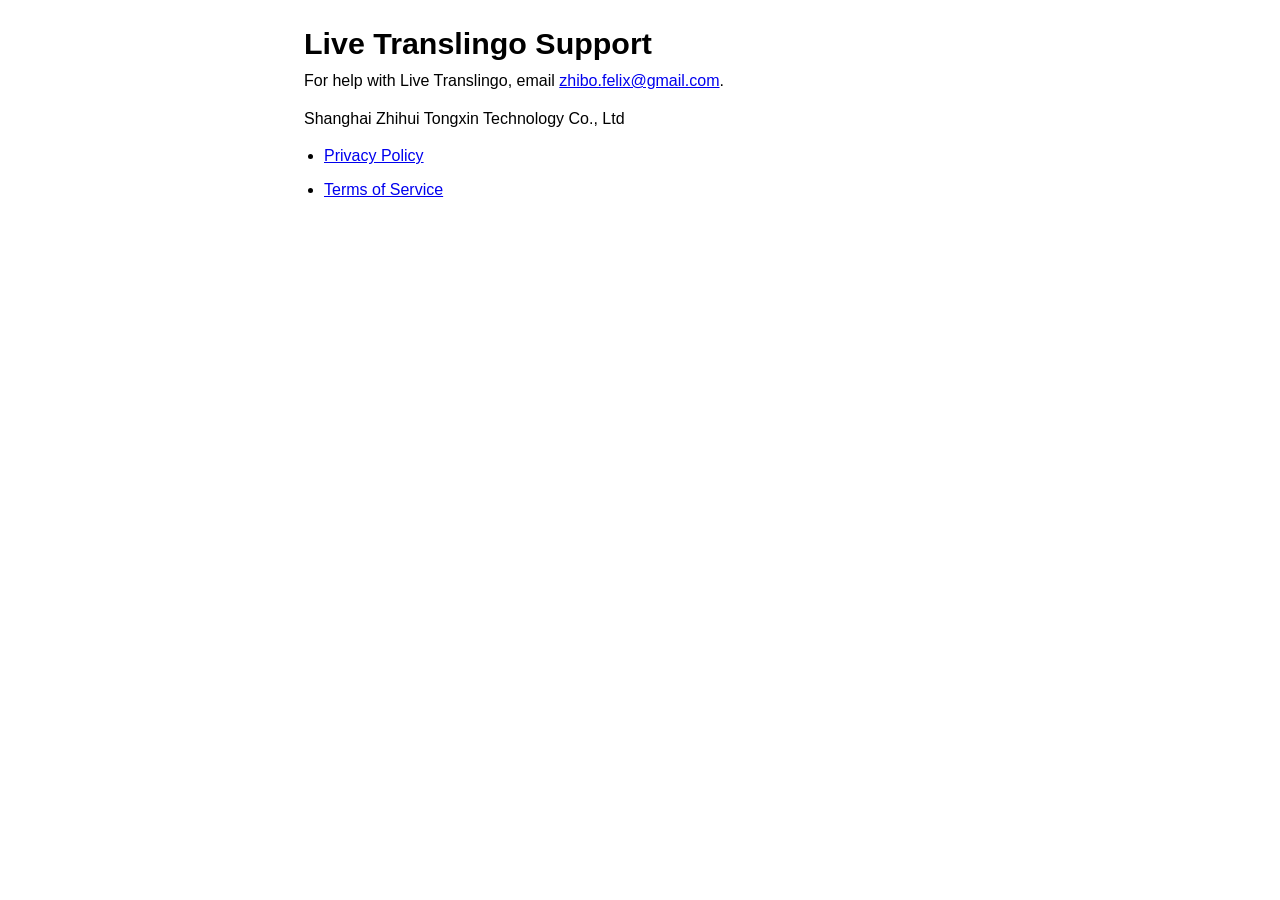
<file: index.html>
<!doctype html>
<html lang="en">
<head>
  <meta charset="utf-8">
  <meta name="viewport" content="width=device-width, initial-scale=1">
  <title>Live Translingo Support</title>
  <link rel="stylesheet" href="legal.css">
</head>
<body>
<main>
  <h1>Live Translingo Support</h1>
  <p>For help with Live Translingo, email <a href="mailto:zhibo.felix@gmail.com">zhibo.felix@gmail.com</a>.</p>
  <p>Shanghai Zhihui Tongxin Technology Co., Ltd</p>

  <nav aria-label="Legal information">
    <ul>
      <li><a href="privacy-policy.html">Privacy Policy</a></li>
      <li><a href="terms-of-service.html">Terms of Service</a></li>
    </ul>
  </nav>
</main>
</body>
</html>
</file>
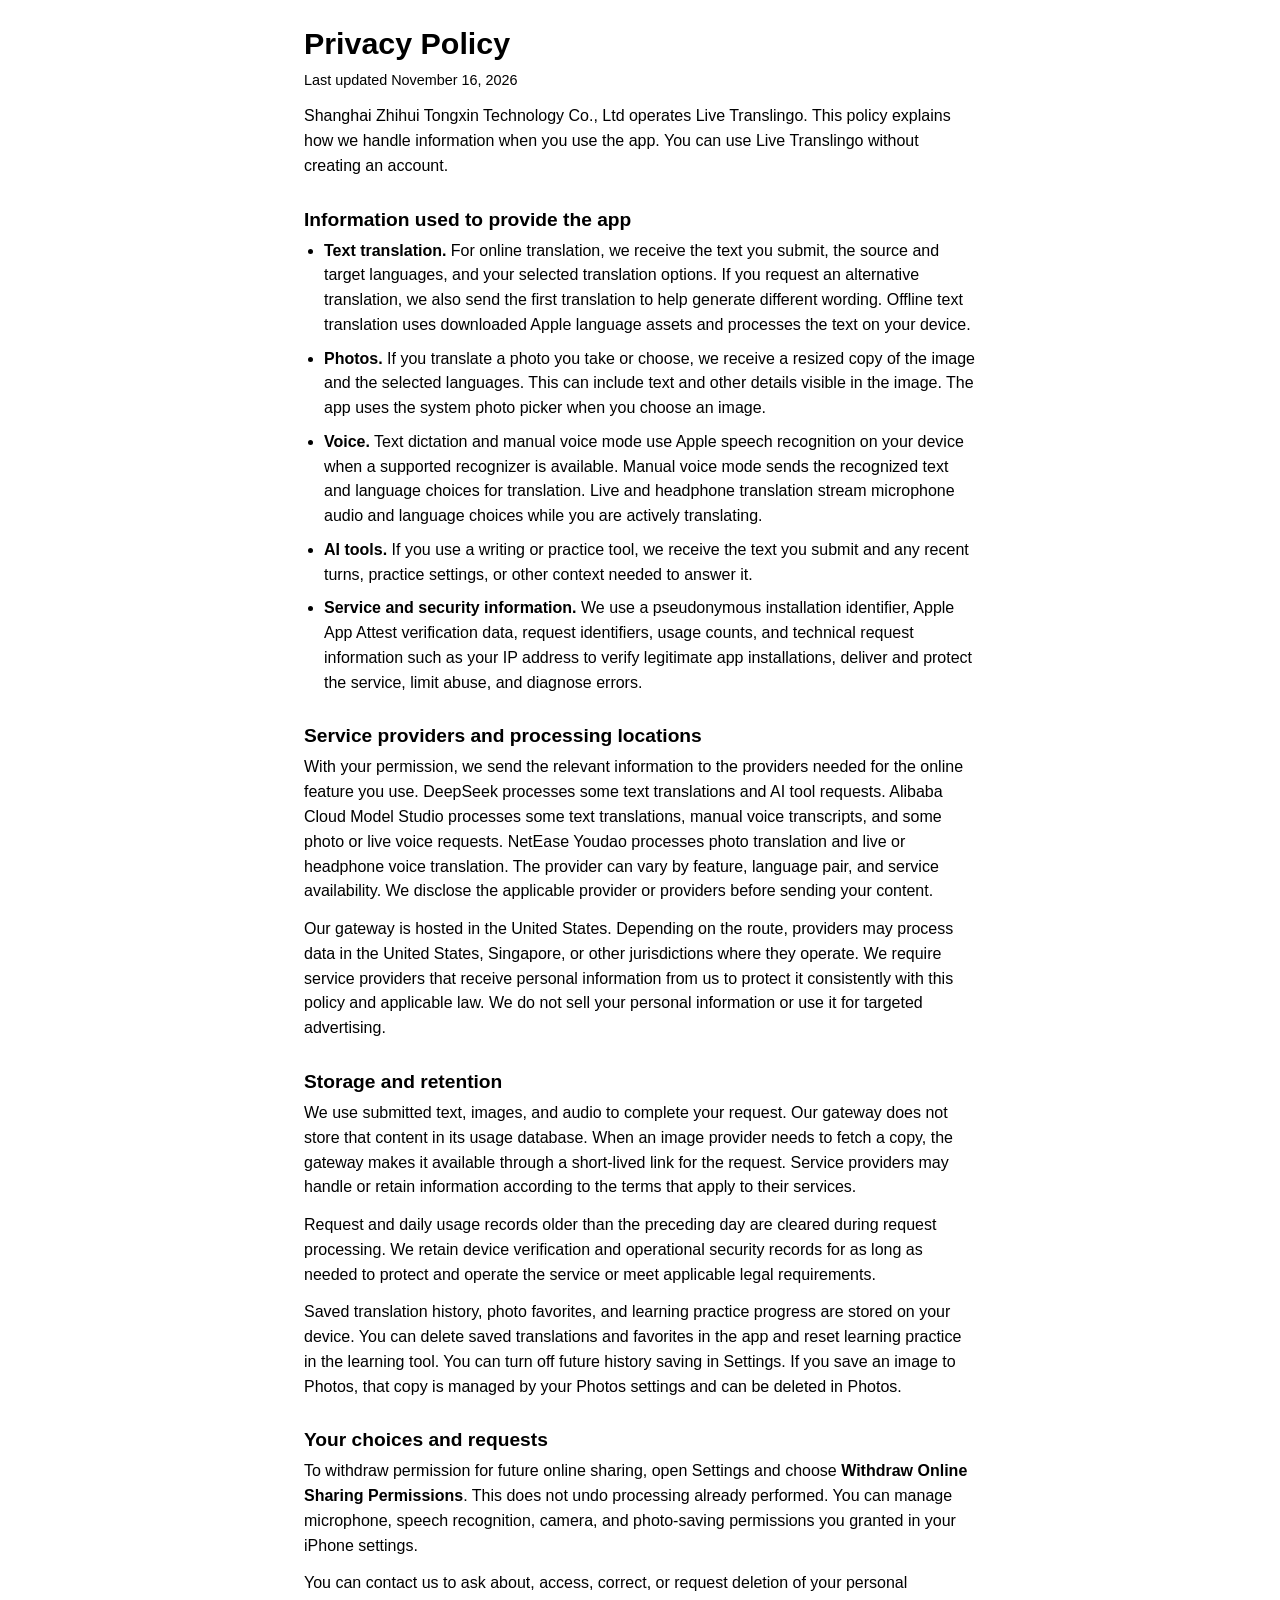
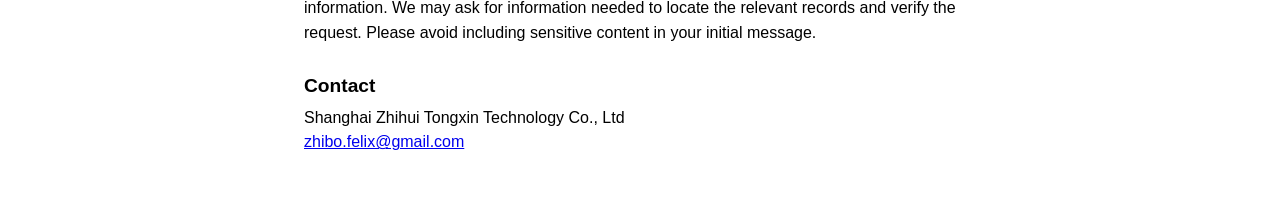
<file: privacy-policy.html>
<!doctype html>
<html lang="en">
<head>
  <meta charset="utf-8">
  <meta name="viewport" content="width=device-width, initial-scale=1">
  <title>Live Translingo Privacy Policy</title>
  <link rel="stylesheet" href="legal.css">
</head>
<body>
<main>
  <h1>Privacy Policy</h1>
  <p class="updated">Last updated November 16, 2026</p>
  <p>Shanghai Zhihui Tongxin Technology Co., Ltd operates Live Translingo. This policy explains how we handle information when you use the app. You can use Live Translingo without creating an account.</p>

  <h2>Information used to provide the app</h2>
  <ul>
    <li><strong>Text translation.</strong> For online translation, we receive the text you submit, the source and target languages, and your selected translation options. If you request an alternative translation, we also send the first translation to help generate different wording. Offline text translation uses downloaded Apple language assets and processes the text on your device.</li>
    <li><strong>Photos.</strong> If you translate a photo you take or choose, we receive a resized copy of the image and the selected languages. This can include text and other details visible in the image. The app uses the system photo picker when you choose an image.</li>
    <li><strong>Voice.</strong> Text dictation and manual voice mode use Apple speech recognition on your device when a supported recognizer is available. Manual voice mode sends the recognized text and language choices for translation. Live and headphone translation stream microphone audio and language choices while you are actively translating.</li>
    <li><strong>AI tools.</strong> If you use a writing or practice tool, we receive the text you submit and any recent turns, practice settings, or other context needed to answer it.</li>
    <li><strong>Service and security information.</strong> We use a pseudonymous installation identifier, Apple App Attest verification data, request identifiers, usage counts, and technical request information such as your IP address to verify legitimate app installations, deliver and protect the service, limit abuse, and diagnose errors.</li>
  </ul>

  <h2>Service providers and processing locations</h2>
  <p>With your permission, we send the relevant information to the providers needed for the online feature you use. DeepSeek processes some text translations and AI tool requests. Alibaba Cloud Model Studio processes some text translations, manual voice transcripts, and some photo or live voice requests. NetEase Youdao processes photo translation and live or headphone voice translation. The provider can vary by feature, language pair, and service availability. We disclose the applicable provider or providers before sending your content.</p>
  <p>Our gateway is hosted in the United States. Depending on the route, providers may process data in the United States, Singapore, or other jurisdictions where they operate. We require service providers that receive personal information from us to protect it consistently with this policy and applicable law. We do not sell your personal information or use it for targeted advertising.</p>

  <h2>Storage and retention</h2>
  <p>We use submitted text, images, and audio to complete your request. Our gateway does not store that content in its usage database. When an image provider needs to fetch a copy, the gateway makes it available through a short-lived link for the request. Service providers may handle or retain information according to the terms that apply to their services.</p>
  <p>Request and daily usage records older than the preceding day are cleared during request processing. We retain device verification and operational security records for as long as needed to protect and operate the service or meet applicable legal requirements.</p>
  <p>Saved translation history, photo favorites, and learning practice progress are stored on your device. You can delete saved translations and favorites in the app and reset learning practice in the learning tool. You can turn off future history saving in Settings. If you save an image to Photos, that copy is managed by your Photos settings and can be deleted in Photos.</p>

  <h2>Your choices and requests</h2>
  <p>To withdraw permission for future online sharing, open Settings and choose <strong>Withdraw Online Sharing Permissions</strong>. This does not undo processing already performed. You can manage microphone, speech recognition, camera, and photo-saving permissions you granted in your iPhone settings.</p>
  <p>You can contact us to ask about, access, correct, or request deletion of your personal information. We may ask for information needed to locate the relevant records and verify the request. Please avoid including sensitive content in your initial message.</p>

  <h2>Contact</h2>
  <p>Shanghai Zhihui Tongxin Technology Co., Ltd<br><a href="mailto:zhibo.felix@gmail.com">zhibo.felix@gmail.com</a></p>
</main>
</body>
</html>
</file>
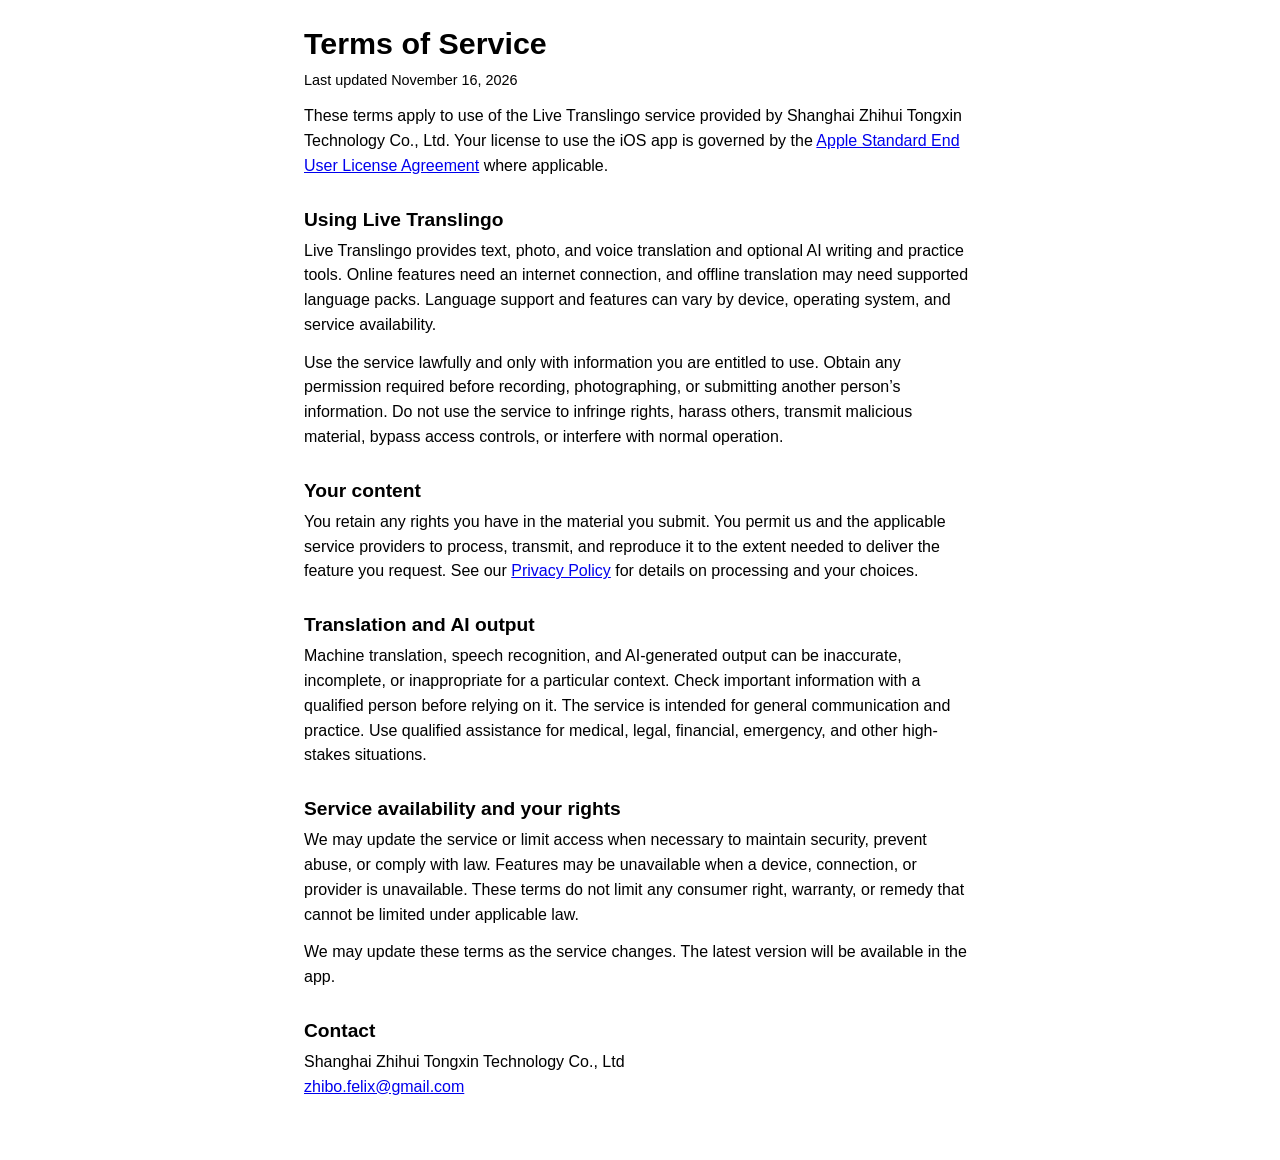
<file: terms-of-service.html>
<!doctype html>
<html lang="en">
<head>
  <meta charset="utf-8">
  <meta name="viewport" content="width=device-width, initial-scale=1">
  <title>Live Translingo Terms of Service</title>
  <link rel="stylesheet" href="legal.css">
</head>
<body>
<main>
  <h1>Terms of Service</h1>
  <p class="updated">Last updated November 16, 2026</p>
  <p>These terms apply to use of the Live Translingo service provided by Shanghai Zhihui Tongxin Technology Co., Ltd. Your license to use the iOS app is governed by the <a href="https://www.apple.com/legal/internet-services/itunes/dev/stdeula/">Apple Standard End User License Agreement</a> where applicable.</p>

  <h2>Using Live Translingo</h2>
  <p>Live Translingo provides text, photo, and voice translation and optional AI writing and practice tools. Online features need an internet connection, and offline translation may need supported language packs. Language support and features can vary by device, operating system, and service availability.</p>
  <p>Use the service lawfully and only with information you are entitled to use. Obtain any permission required before recording, photographing, or submitting another person’s information. Do not use the service to infringe rights, harass others, transmit malicious material, bypass access controls, or interfere with normal operation.</p>

  <h2>Your content</h2>
  <p>You retain any rights you have in the material you submit. You permit us and the applicable service providers to process, transmit, and reproduce it to the extent needed to deliver the feature you request. See our <a href="privacy-policy.html">Privacy Policy</a> for details on processing and your choices.</p>

  <h2>Translation and AI output</h2>
  <p>Machine translation, speech recognition, and AI-generated output can be inaccurate, incomplete, or inappropriate for a particular context. Check important information with a qualified person before relying on it. The service is intended for general communication and practice. Use qualified assistance for medical, legal, financial, emergency, and other high-stakes situations.</p>

  <h2>Service availability and your rights</h2>
  <p>We may update the service or limit access when necessary to maintain security, prevent abuse, or comply with law. Features may be unavailable when a device, connection, or provider is unavailable. These terms do not limit any consumer right, warranty, or remedy that cannot be limited under applicable law.</p>
  <p>We may update these terms as the service changes. The latest version will be available in the app.</p>

  <h2>Contact</h2>
  <p>Shanghai Zhihui Tongxin Technology Co., Ltd<br><a href="mailto:zhibo.felix@gmail.com">zhibo.felix@gmail.com</a></p>
</main>
</body>
</html>
</file>
<file: legal.css>
:root {
  color-scheme: light dark;
  font-family: -apple-system, BlinkMacSystemFont, sans-serif;
  line-height: 1.55;
}

body { margin: 0; background: Canvas; color: CanvasText; }
main { max-width: 42rem; margin: auto; padding: 1.5rem 1.25rem 3rem; }
h1, h2 { line-height: 1.25; }
h1 { font-size: 1.9rem; margin: 0 0 .45rem; }
h2 { font-size: 1.2rem; margin: 1.8rem 0 .45rem; }
p, ul { margin: 0 0 .8rem; }
ul { padding-inline-start: 1.25rem; }
li + li { margin-top: .55rem; }
a { color: LinkText; overflow-wrap: anywhere; }
.updated { font-size: .9rem; }
</file>
